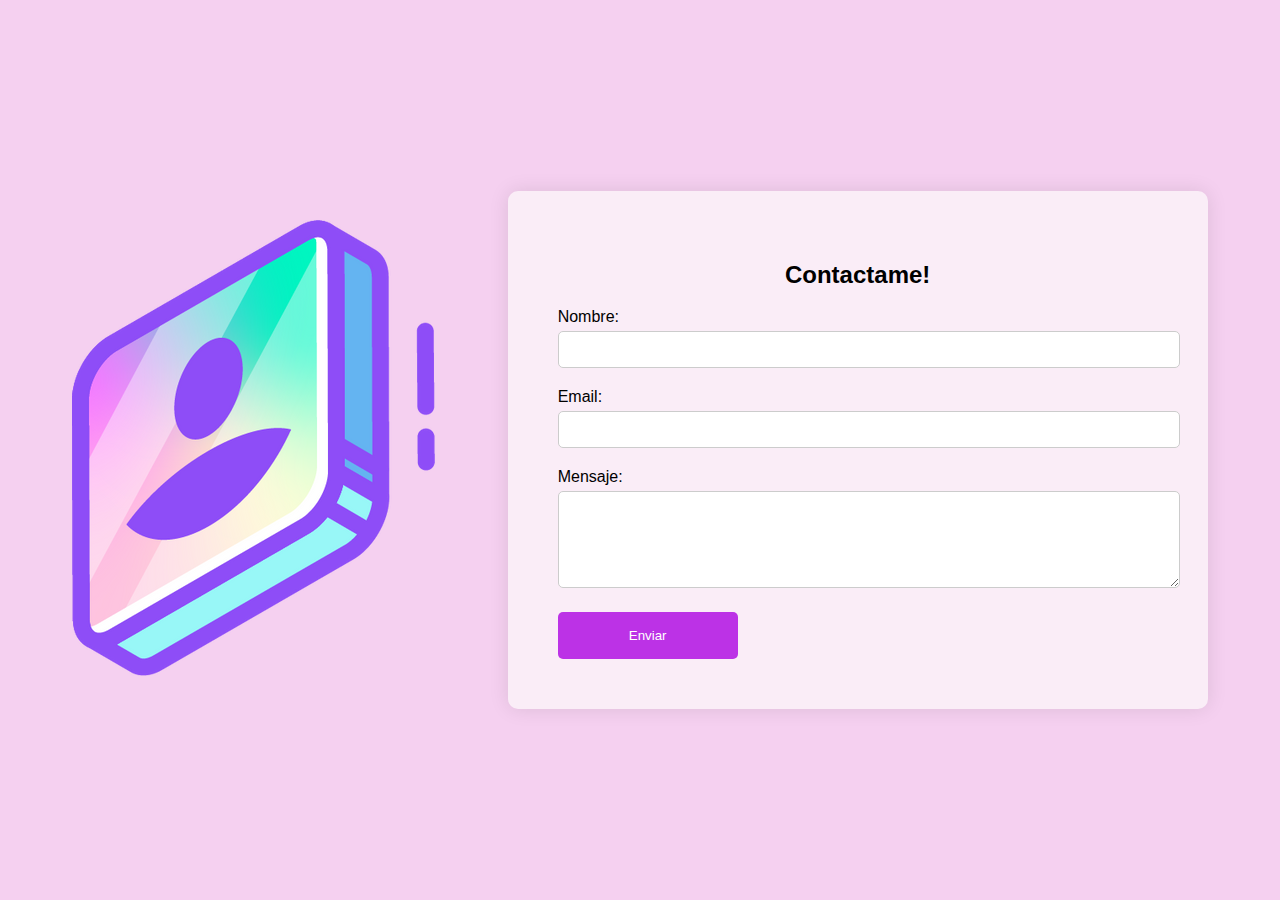
<file: contacto.html>
<!DOCTYPE html>
<html lang="en">
<head>
    <meta charset="UTF-8">
    <meta name="viewport" content="width=device-width, initial-scale=1.0">
    <title>Contacto</title>
    <link rel="stylesheet" href="/contacto.css">
</head>
<body>
    <div class="container">
        <div class="image">
            <img src="/assets/contacts icon.png" alt="">
        </div>
        <div class="form-container">
            <h2>Contactame!</h2>
            <form action="#" method="post">
                <div class="form-group">
                    <label for="name">Nombre:</label>
                    <input type="text" id="name" name="name" required>
                </div>
                <div class="form-group">
                    <label for="email">Email:</label>
                    <input type="email" id="email" name="email" required>
                </div>
                <div class="form-group">
                    <label for="message">Mensaje:</label>
                    <textarea id="message" name="message" rows="5" required></textarea>
                </div>
                <button type="submit">Enviar</button>
            </form>
        </div>
      
    </div>
</body>
</html>
</file>
<file: contacto.css>
body, html {
    margin: 0;
    padding: 0;
    font-family: Arial, sans-serif;
    background-color: #f5d0f0;
}

.container {
    display: flex;
    flex-direction: row;
    justify-content: space-evenly;
    align-items: center;
    height: 100vh;
}

.form-container {
    background-color: #faedf7;
    padding: 50px;
    border-radius: 10px;
    box-shadow: 0px 0px 20px rgba(0, 0, 0, 0.1);
    max-width: 600px;
    width: 100%;
}

.form-container h2 {
    text-align: center;
}

.form-group {
    margin-bottom: 20px;
}

.form-group label {
    display: block;
    margin-bottom: 5px;
}

.form-group input, .form-group textarea {
    width: 100%;
    padding: 10px;
    border: 1px solid #ccc;
    border-radius: 5px;
}

.form-group textarea {
    resize: vertical;
}

button {
    width: 30%;
    padding: 16px;
    background-color: #bc32e6;
    color: #fff;
    border: none;
    border-radius: 5px;
    cursor: pointer;
    transition: background-color 0.3s ease;
}

button:hover {
    background-color: #97006a;
}
</file>
